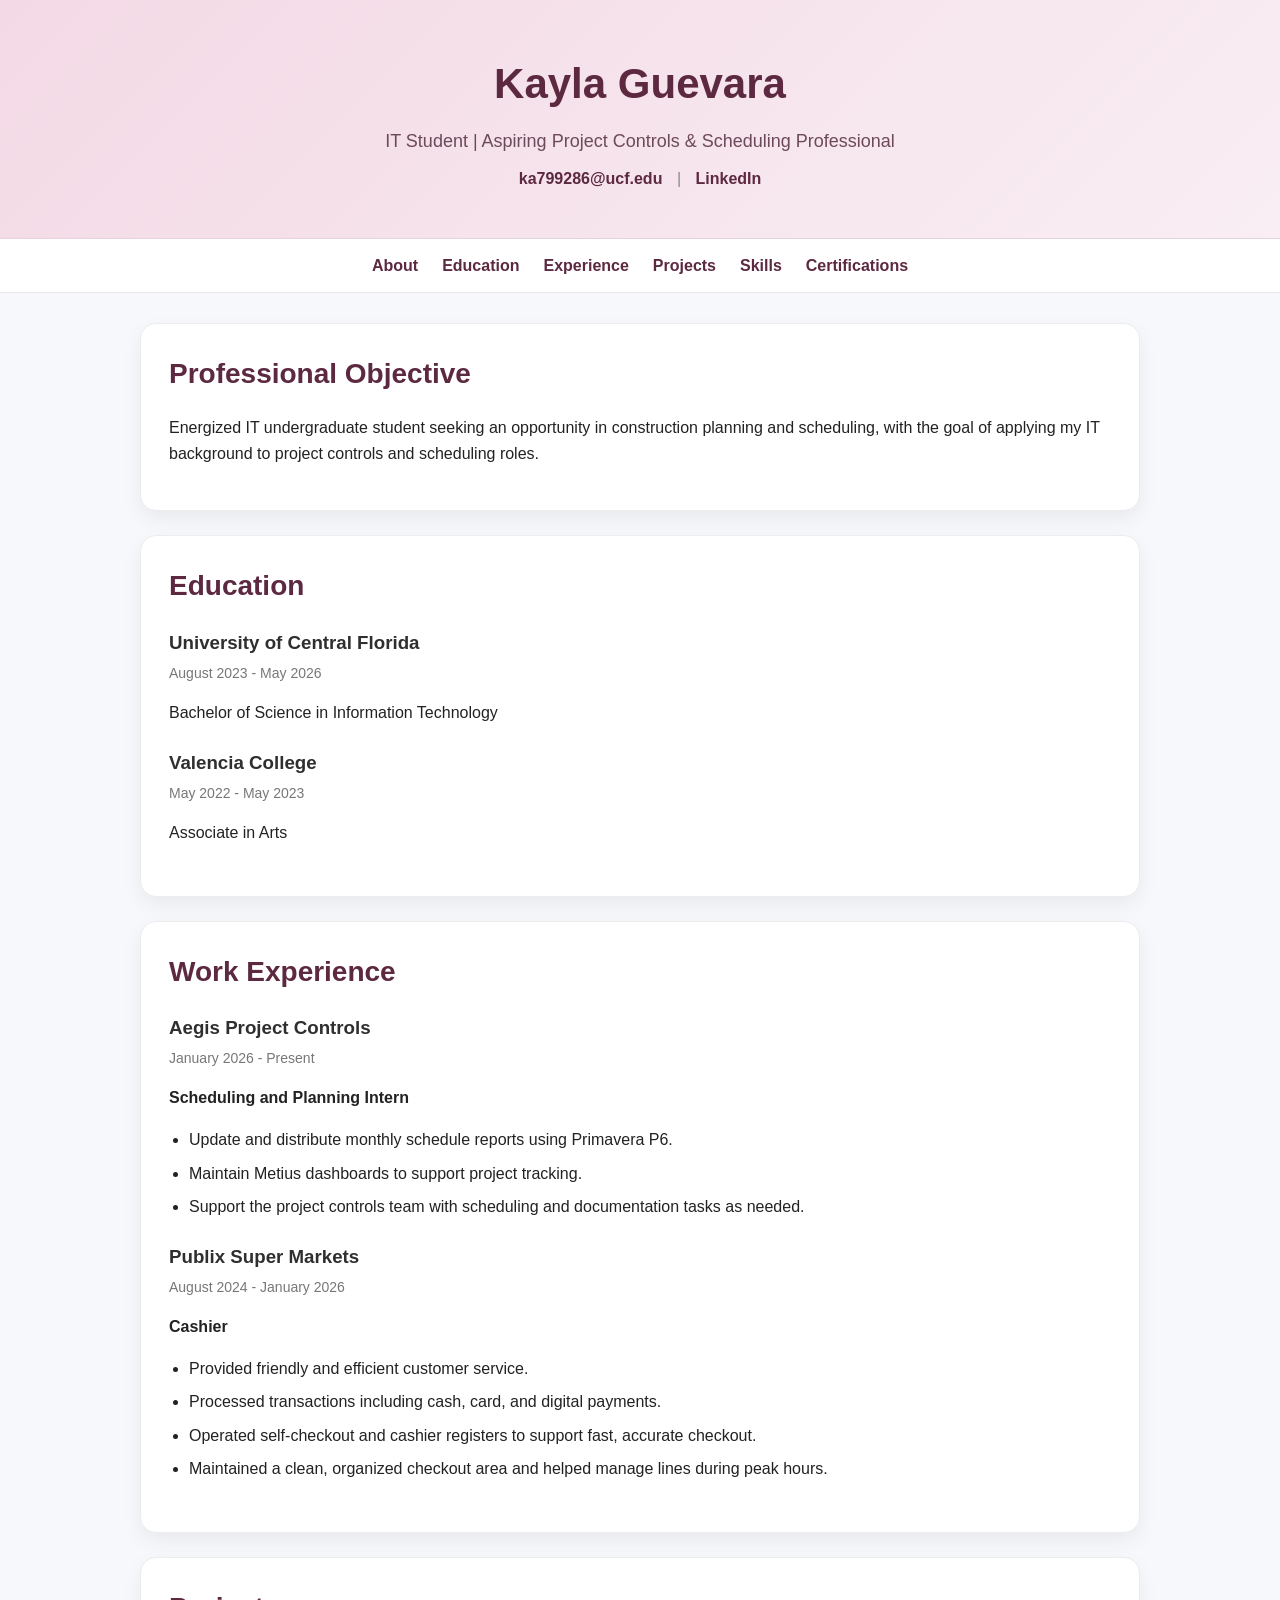
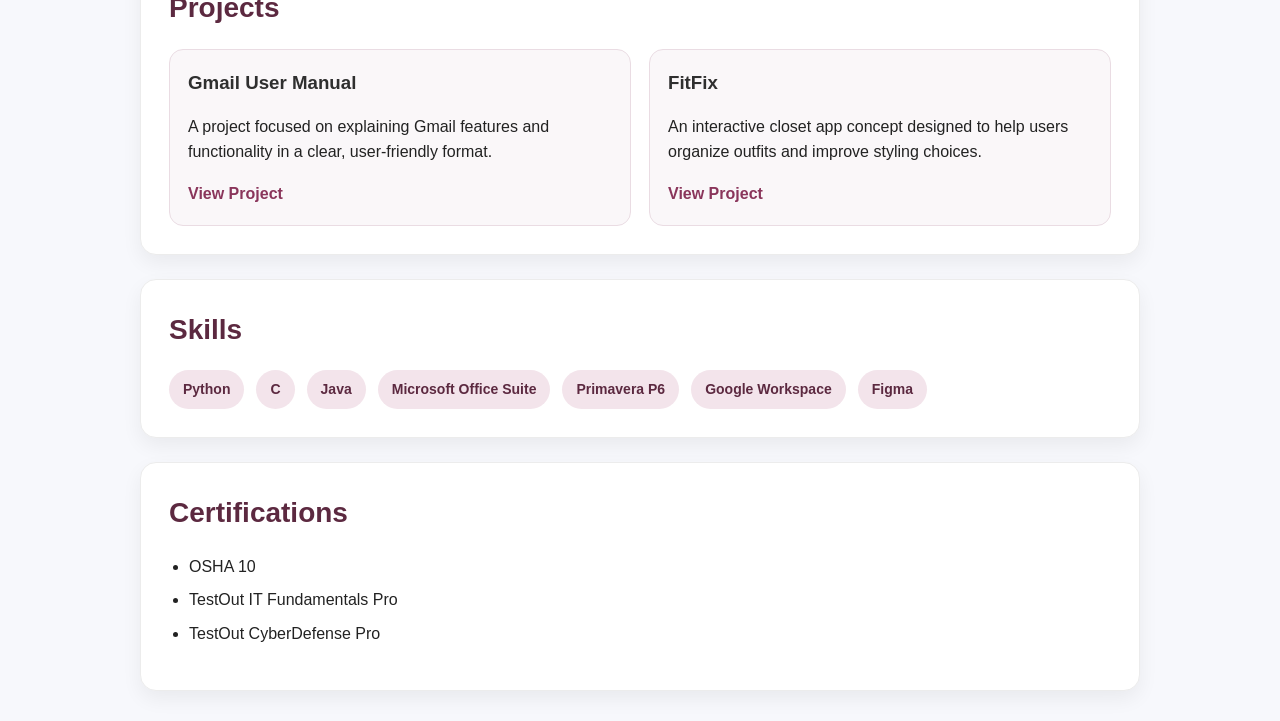
<file: index.html>
<!DOCTYPE html>
<html lang="en">
<head>
  <meta charset="UTF-8">
  <meta name="viewport" content="width=device-width, initial-scale=1.0">
  <title>Resume - Kayla Guevara</title>
  <link rel="stylesheet" href="resume2.css">
</head>

<body>
  <header class="hero">
    <div class="hero-content">
      <h1>Kayla Guevara</h1>
      <p class="subtitle">IT Student | Aspiring Project Controls & Scheduling Professional</p>
      <p class="contact">
        <a href="mailto:ka799286@ucf.edu">ka799286@ucf.edu</a>
        <span>|</span>
        <a href="https://www.linkedin.com/in/kaylaaguevara" target="_blank">LinkedIn</a>
      </p>
    </div>
  </header>

  <nav class="navbar">
    <a href="#objective">About</a>
    <a href="#education">Education</a>
    <a href="#experience">Experience</a>
    <a href="#projects">Projects</a>
    <a href="#skills">Skills</a>
    <a href="#certifications">Certifications</a>
  </nav>

  <main class="container">
    <section id="objective" class="card">
      <h2>Professional Objective</h2>
      <p>
        Energized IT undergraduate student seeking an opportunity in construction planning and scheduling, with the goal of applying my IT background to project controls and scheduling roles.
      </p>
    </section>

    <section id="education" class="card">
      <h2>Education</h2>

      <div class="entry">
        <h3>University of Central Florida</h3>
        <span class="date">August 2023 - May 2026</span>
        <p>Bachelor of Science in Information Technology</p>
      </div>

      <div class="entry">
        <h3>Valencia College</h3>
        <span class="date">May 2022 - May 2023</span>
        <p>Associate in Arts</p>
      </div>
    </section>

    <section id="experience" class="card">
      <h2>Work Experience</h2>

      <div class="entry">
        <h3>Aegis Project Controls</h3>
        <span class="date">January 2026 - Present</span>
        <p><strong>Scheduling and Planning Intern</strong></p>
        <ul>
          <li>Update and distribute monthly schedule reports using Primavera P6.</li>
          <li>Maintain Metius dashboards to support project tracking.</li>
          <li>Support the project controls team with scheduling and documentation tasks as needed.</li>
        </ul>
      </div>

      <div class="entry">
        <h3>Publix Super Markets</h3>
        <span class="date">August 2024 - January 2026</span>
        <p><strong>Cashier</strong></p>
        <ul>
          <li>Provided friendly and efficient customer service.</li>
          <li>Processed transactions including cash, card, and digital payments.</li>
          <li>Operated self-checkout and cashier registers to support fast, accurate checkout.</li>
          <li>Maintained a clean, organized checkout area and helped manage lines during peak hours.</li>
        </ul>
      </div>
    </section>

    <section id="projects" class="card">
      <h2>Projects</h2>

      <div class="project-grid">
        <div class="project-card">
          <h3>Gmail User Manual</h3>
          <p>A project focused on explaining Gmail features and functionality in a clear, user-friendly format.</p>
          <a href="project1.html">View Project</a>
        </div>

        <div class="project-card">
          <h3>FitFix</h3>
          <p>An interactive closet app concept designed to help users organize outfits and improve styling choices.</p>
          <a href="project2.html">View Project</a>
        </div>
      </div>
    </section>

    <section id="skills" class="card">
      <h2>Skills</h2>
      <div class="skills-list">
        <span>Python</span>
        <span>C</span>
        <span>Java</span>
        <span>Microsoft Office Suite</span>
        <span>Primavera P6</span>
        <span>Google Workspace</span>
        <span>Figma</span>
      </div>
    </section>

    <section id="certifications" class="card">
      <h2>Certifications</h2>
      <ul>
        <li>OSHA 10</li>
        <li>TestOut IT Fundamentals Pro</li>
        <li>TestOut CyberDefense Pro</li>
      </ul>
    </section>
  </main>
</body>
</html>
</file>
<file: resume2.css>
body {
  margin: 0;
  font-family: Arial, Helvetica, sans-serif;
  background: #f7f8fc;
  color: #222;
  line-height: 1.6;
}

/* Hero section */
.hero {
  background: linear-gradient(135deg, #f3d9e5, #f9eef3);
  padding: 50px 20px 30px;
  text-align: center;
  border-bottom: 1px solid #e6d4dd;
}

.hero-content h1 {
  margin: 0;
  font-size: 42px;
  color: #5c2940;
}

.subtitle {
  margin: 10px 0;
  font-size: 18px;
  color: #6d4a59;
}

.contact {
  margin-top: 10px;
  font-size: 16px;
}

.contact a {
  color: #5c2940;
  text-decoration: none;
  font-weight: 600;
}

.contact a:hover {
  text-decoration: underline;
}

.contact span {
  margin: 0 10px;
  color: #888;
}

/* Navbar */
.navbar {
  display: flex;
  justify-content: center;
  flex-wrap: wrap;
  gap: 24px;
  background: white;
  padding: 14px 20px;
  border-bottom: 1px solid #e6e6e6;
  position: sticky;
  top: 0;
  z-index: 1000;
}

.navbar a {
  text-decoration: none;
  color: #5c2940;
  font-weight: 600;
  transition: 0.2s;
}

.navbar a:hover {
  color: #a04670;
}

/* Main layout */
.container {
  max-width: 1000px;
  margin: 30px auto;
  padding: 0 20px;
}

.card {
  background: white;
  border-radius: 16px;
  box-shadow: 0 8px 20px rgba(0, 0, 0, 0.06);
  padding: 28px;
  margin-bottom: 24px;
  border: 1px solid #ececec;
}

h2 {
  margin-top: 0;
  margin-bottom: 18px;
  color: #5c2940;
  font-size: 28px;
}

h3 {
  margin-bottom: 4px;
  color: #2f2f2f;
}

.date {
  font-size: 14px;
  color: #777;
  display: block;
  margin-bottom: 8px;
}

.entry {
  margin-bottom: 22px;
}

ul {
  padding-left: 20px;
  margin-top: 8px;
}

li {
  margin-bottom: 8px;
}

/* Projects */
.project-grid {
  display: grid;
  grid-template-columns: repeat(auto-fit, minmax(240px, 1fr));
  gap: 18px;
}

.project-card {
  background: #faf7f9;
  border: 1px solid #eadce3;
  border-radius: 14px;
  padding: 18px;
}

.project-card h3 {
  margin-top: 0;
}

.project-card a {
  color: #8a355b;
  font-weight: bold;
  text-decoration: none;
}

.project-card a:hover {
  text-decoration: underline;
}

/* Skills */
.skills-list {
  display: flex;
  flex-wrap: wrap;
  gap: 12px;
}

.skills-list span {
  background: #f3e4eb;
  color: #5c2940;
  padding: 8px 14px;
  border-radius: 999px;
  font-size: 14px;
  font-weight: 600;
}

/* Recipe page */
.recipe-grid {
  display: grid;
  grid-template-columns: repeat(auto-fit, minmax(260px, 1fr));
  gap: 20px;
}

.recipe-card {
  background: #fff8fb;
  border: 1px solid #efd9e4;
  border-radius: 16px;
  padding: 16px;
  box-shadow: 0 4px 12px rgba(0, 0, 0, 0.05);
}

.recipe-card img {
  width: 100%;
  height: 200px;
  object-fit: cover;
  border-radius: 12px;
  margin-bottom: 12px;
}

.recipe-card h3 {
  margin-top: 0;
  color: #5c2940;
}

.recipe-card p {
  color: #555;
}

.recipe-card details {
  margin-top: 12px;
  background: #ffffff;
  border-radius: 10px;
  padding: 10px 12px;
  border: 1px solid #eee;
}

.recipe-card summary {
  cursor: pointer;
  font-weight: 600;
  color: #8a355b;
}

.recipe-card h4 {
  margin-bottom: 6px;
  color: #5c2940;
}

.recipe-card ol {
  padding-left: 20px;
}

/* Mobile */
@media (max-width: 600px) {
  .hero-content h1 {
    font-size: 32px;
  }

  .subtitle {
    font-size: 16px;
  }

  .card {
    padding: 20px;
  }

  .navbar {
    gap: 14px;
  }
}
</file>
